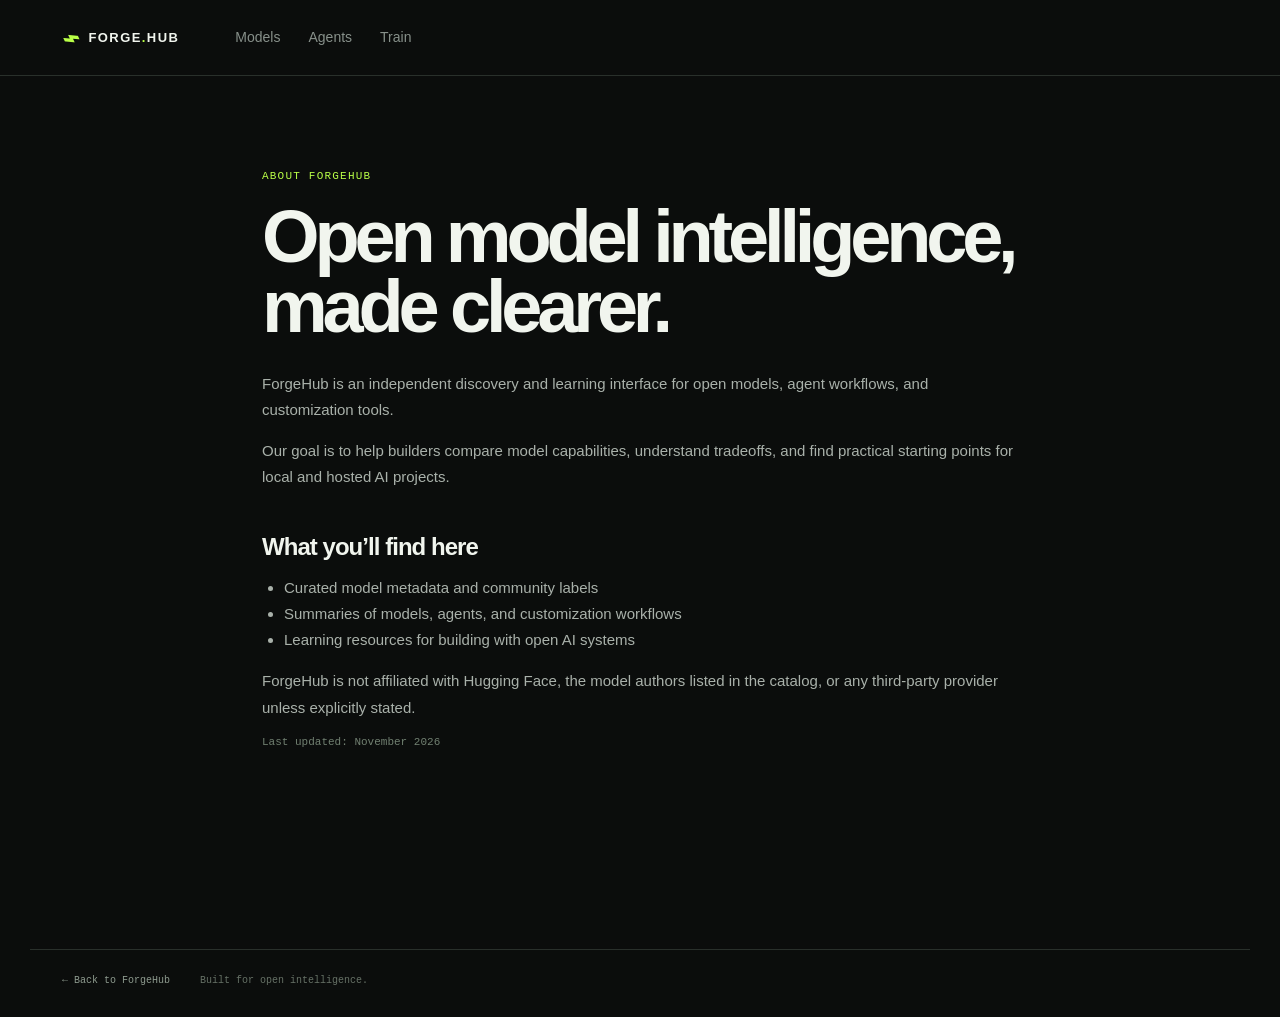
<file: about.html>
<!doctype html>
<html lang="en"><head><meta charset="UTF-8"><meta name="viewport" content="width=device-width,initial-scale=1"><title>About ForgeHub</title><link rel="stylesheet" href="styles.css"></head>
<body><header class="topbar"><a class="brand" href="index.html"><span class="brand-mark">⌁</span><span>FORGE<span class="brand-dot">.</span>HUB</span></a><nav class="main-nav"><a href="index.html#models">Models</a><a href="index.html#agents">Agents</a><a href="index.html#train">Train</a></nav></header><main class="shell legal-page"><span class="section-kicker">ABOUT FORGEHUB</span><h1>Open model intelligence, made clearer.</h1><p>ForgeHub is an independent discovery and learning interface for open models, agent workflows, and customization tools.</p><p>Our goal is to help builders compare model capabilities, understand tradeoffs, and find practical starting points for local and hosted AI projects.</p><h2>What you’ll find here</h2><ul><li>Curated model metadata and community labels</li><li>Summaries of models, agents, and customization workflows</li><li>Learning resources for building with open AI systems</li></ul><p>ForgeHub is not affiliated with Hugging Face, the model authors listed in the catalog, or any third-party provider unless explicitly stated.</p><p class="updated">Last updated: November 2026</p></main><footer class="footer shell"><a href="index.html">← Back to ForgeHub</a><span>Built for open intelligence.</span></footer></body></html>
</file>
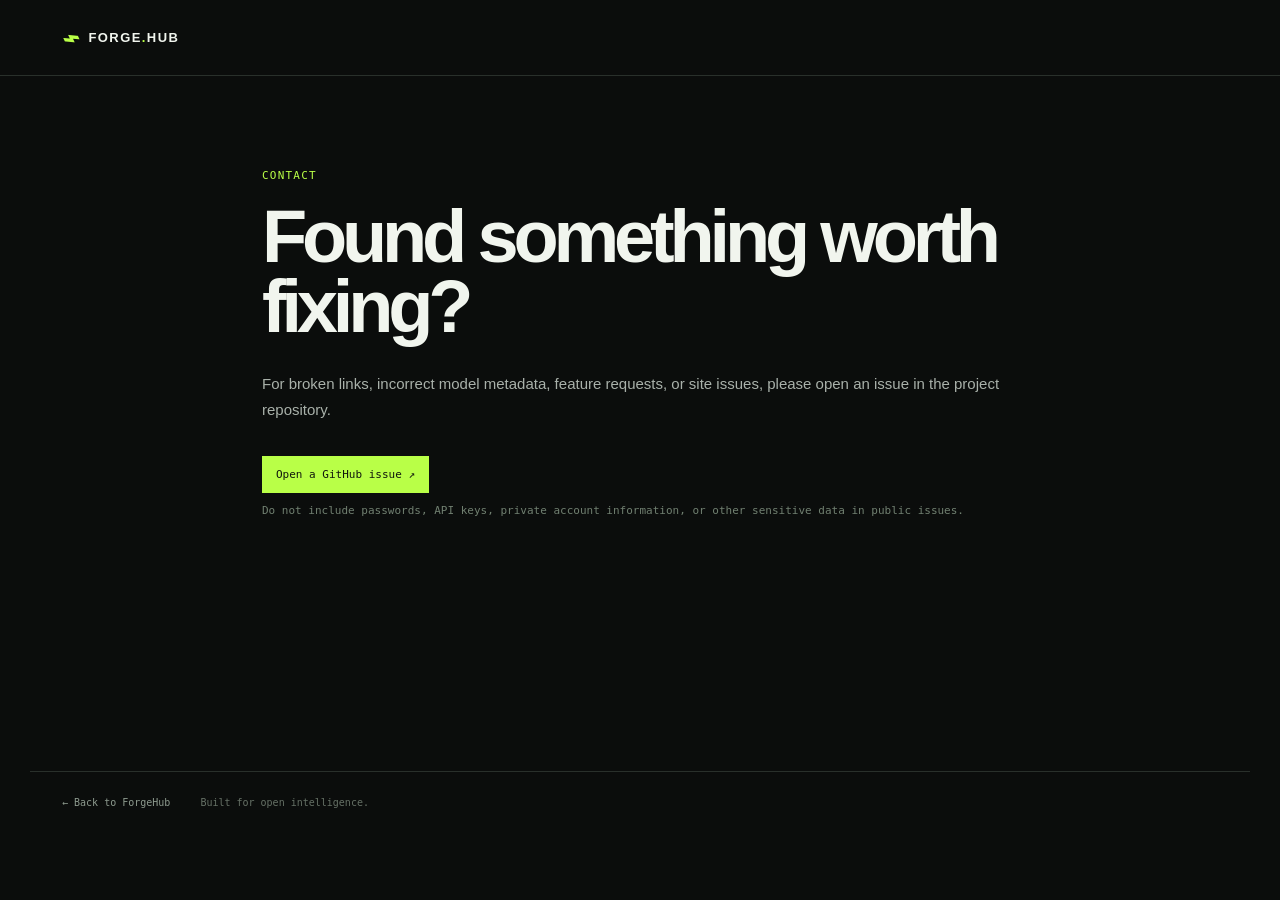
<file: contact.html>
<!doctype html>
<html lang="en"><head><meta charset="UTF-8"><meta name="viewport" content="width=device-width,initial-scale=1"><title>Contact ForgeHub</title><link rel="stylesheet" href="styles.css"></head>
<body><header class="topbar"><a class="brand" href="index.html"><span class="brand-mark">⌁</span><span>FORGE<span class="brand-dot">.</span>HUB</span></a></header><main class="shell legal-page"><span class="section-kicker">CONTACT</span><h1>Found something worth fixing?</h1><p>For broken links, incorrect model metadata, feature requests, or site issues, please open an issue in the project repository.</p><a class="lime-btn legal-button" href="https://github.com/slimlugasi1-del/slimlugasi1-del.github.io/issues" target="_blank" rel="noopener">Open a GitHub issue ↗</a><p class="small-note">Do not include passwords, API keys, private account information, or other sensitive data in public issues.</p></main><footer class="footer shell"><a href="index.html">← Back to ForgeHub</a><span>Built for open intelligence.</span></footer></body></html>
</file>
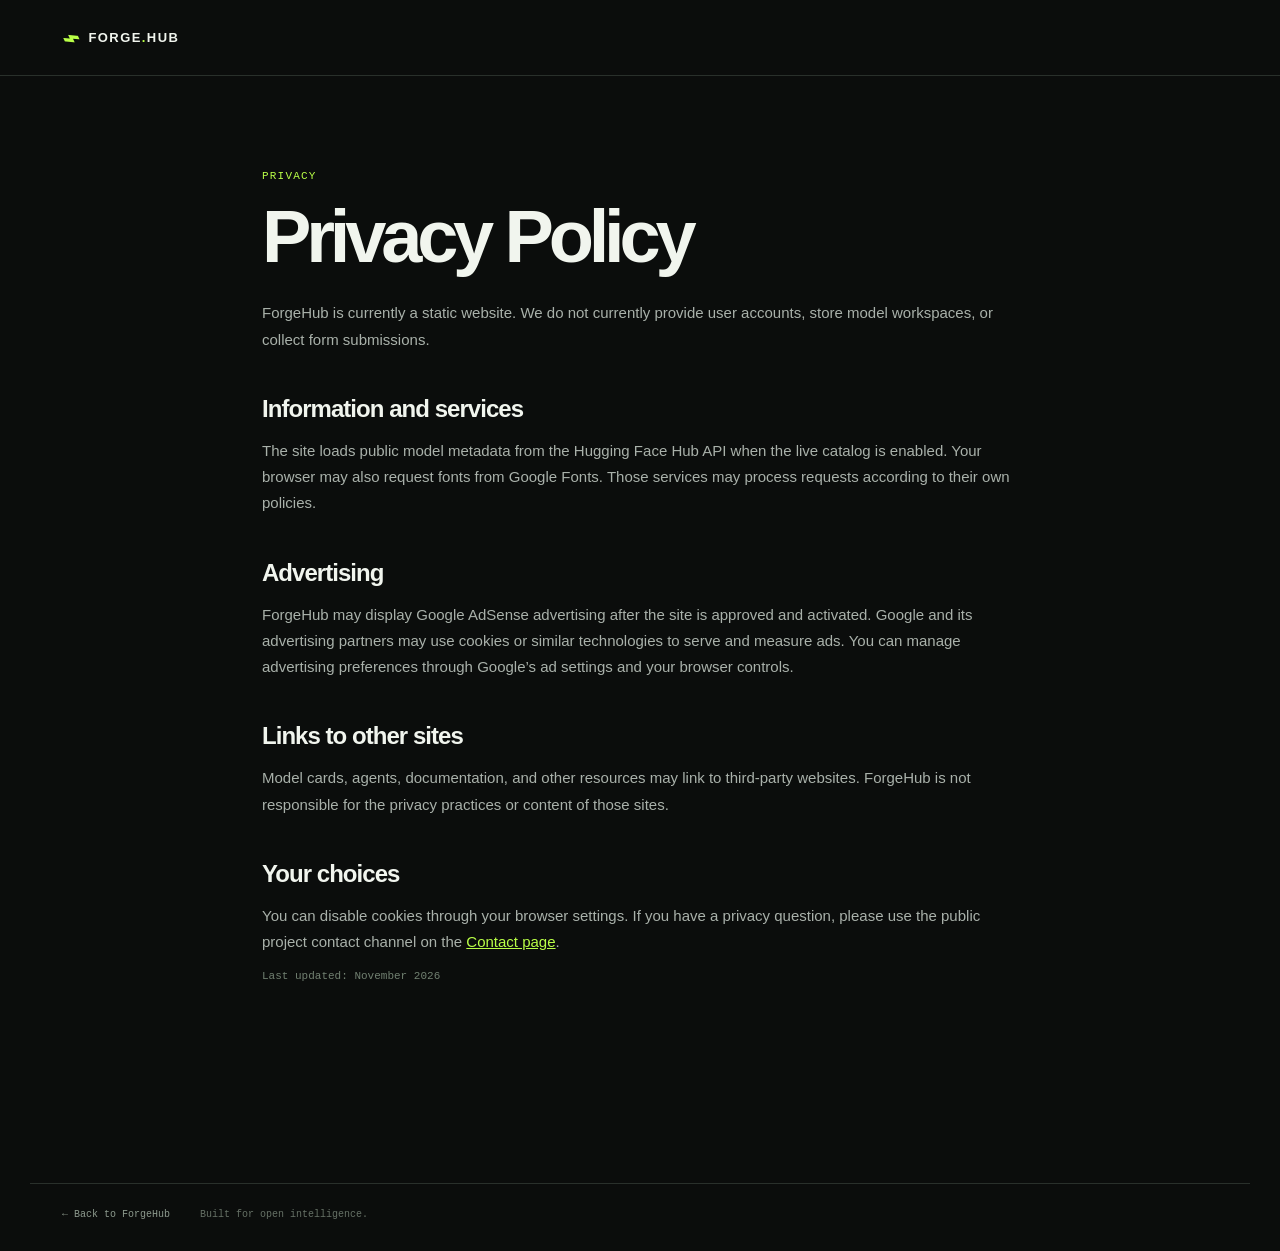
<file: privacy.html>
<!doctype html>
<html lang="en"><head><meta charset="UTF-8"><meta name="viewport" content="width=device-width,initial-scale=1"><title>Privacy Policy — ForgeHub</title><link rel="stylesheet" href="styles.css"></head>
<body><header class="topbar"><a class="brand" href="index.html"><span class="brand-mark">⌁</span><span>FORGE<span class="brand-dot">.</span>HUB</span></a></header><main class="shell legal-page"><span class="section-kicker">PRIVACY</span><h1>Privacy Policy</h1><p>ForgeHub is currently a static website. We do not currently provide user accounts, store model workspaces, or collect form submissions.</p><h2>Information and services</h2><p>The site loads public model metadata from the Hugging Face Hub API when the live catalog is enabled. Your browser may also request fonts from Google Fonts. Those services may process requests according to their own policies.</p><h2>Advertising</h2><p>ForgeHub may display Google AdSense advertising after the site is approved and activated. Google and its advertising partners may use cookies or similar technologies to serve and measure ads. You can manage advertising preferences through Google’s ad settings and your browser controls.</p><h2>Links to other sites</h2><p>Model cards, agents, documentation, and other resources may link to third-party websites. ForgeHub is not responsible for the privacy practices or content of those sites.</p><h2>Your choices</h2><p>You can disable cookies through your browser settings. If you have a privacy question, please use the public project contact channel on the <a href="contact.html">Contact page</a>.</p><p class="updated">Last updated: November 2026</p></main><footer class="footer shell"><a href="index.html">← Back to ForgeHub</a><span>Built for open intelligence.</span></footer></body></html>
</file>
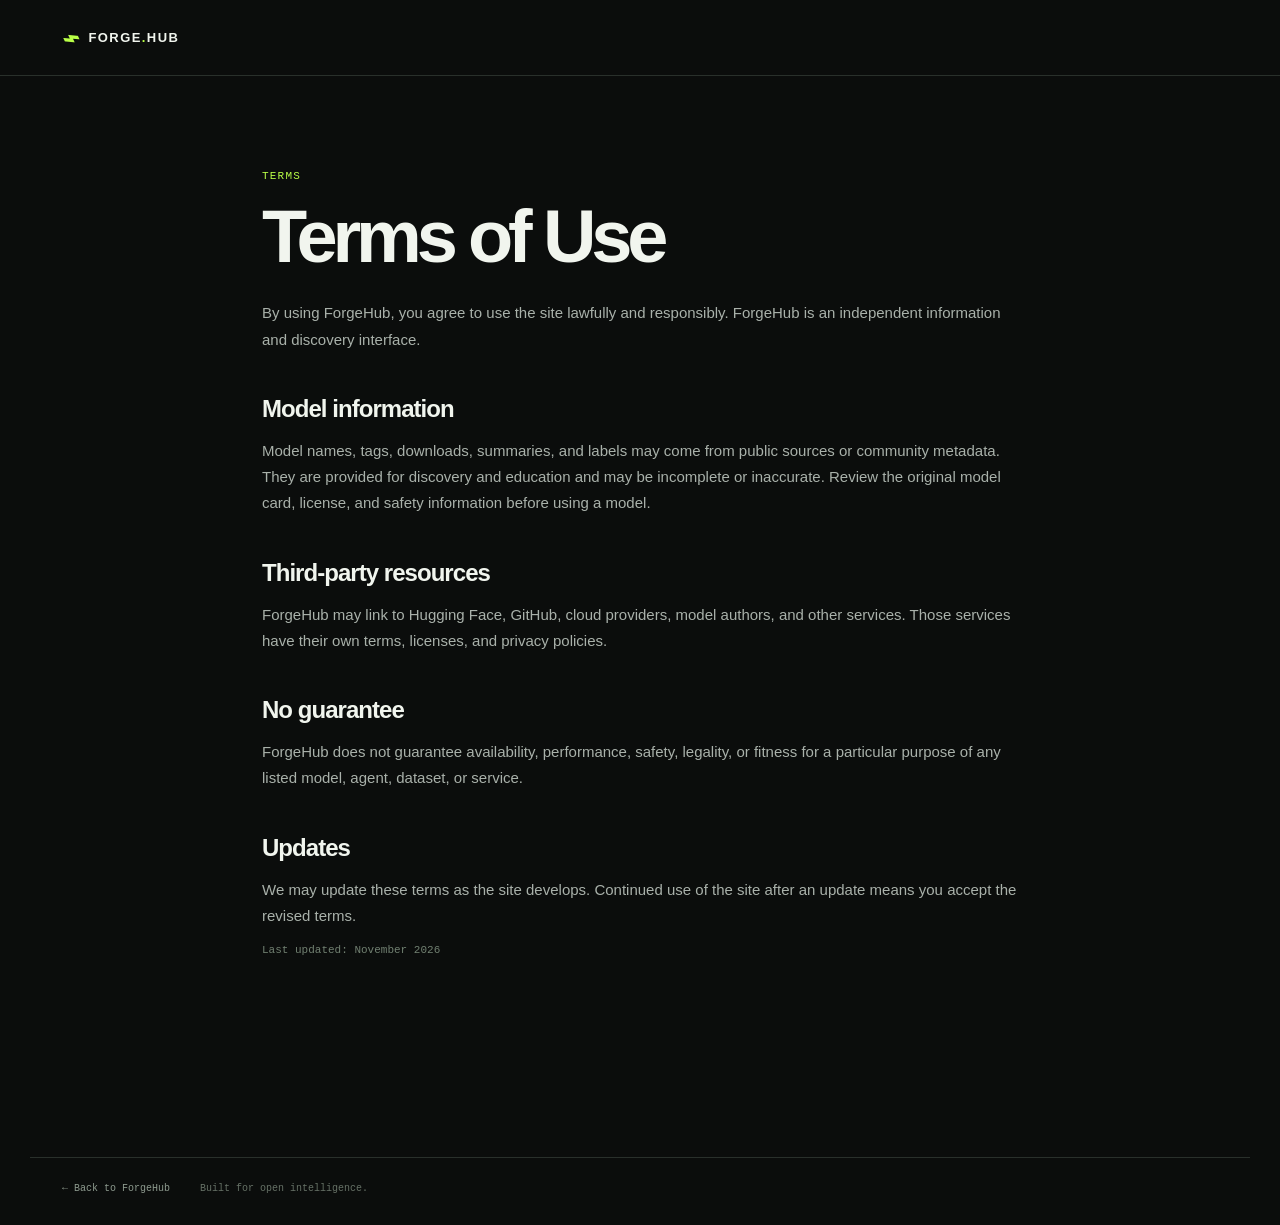
<file: terms.html>
<!doctype html>
<html lang="en"><head><meta charset="UTF-8"><meta name="viewport" content="width=device-width,initial-scale=1"><title>Terms of Use — ForgeHub</title><link rel="stylesheet" href="styles.css"></head>
<body><header class="topbar"><a class="brand" href="index.html"><span class="brand-mark">⌁</span><span>FORGE<span class="brand-dot">.</span>HUB</span></a></header><main class="shell legal-page"><span class="section-kicker">TERMS</span><h1>Terms of Use</h1><p>By using ForgeHub, you agree to use the site lawfully and responsibly. ForgeHub is an independent information and discovery interface.</p><h2>Model information</h2><p>Model names, tags, downloads, summaries, and labels may come from public sources or community metadata. They are provided for discovery and education and may be incomplete or inaccurate. Review the original model card, license, and safety information before using a model.</p><h2>Third-party resources</h2><p>ForgeHub may link to Hugging Face, GitHub, cloud providers, model authors, and other services. Those services have their own terms, licenses, and privacy policies.</p><h2>No guarantee</h2><p>ForgeHub does not guarantee availability, performance, safety, legality, or fitness for a particular purpose of any listed model, agent, dataset, or service.</p><h2>Updates</h2><p>We may update these terms as the site develops. Continued use of the site after an update means you accept the revised terms.</p><p class="updated">Last updated: November 2026</p></main><footer class="footer shell"><a href="index.html">← Back to ForgeHub</a><span>Built for open intelligence.</span></footer></body></html>
</file>
<file: styles.css>
:root{--bg:#0b0d0c;--panel:#111513;--line:#29302b;--muted:#87908a;--text:#f1f5ee;--lime:#b9ff47;--sans:'Space Grotesk',sans-serif;--mono:'DM Mono',monospace}*{box-sizing:border-box}html{scroll-behavior:smooth}body{margin:0;background:var(--bg);color:var(--text);font-family:var(--sans);font-size:14px}.noise{position:fixed;inset:0;pointer-events:none;opacity:.035;z-index:10;background-image:url("data:image/svg+xml,%3Csvg xmlns='http://www.w3.org/2000/svg' width='180' height='180'%3E%3Cfilter id='n'%3E%3CfeTurbulence type='fractalNoise' baseFrequency='.8' numOctaves='4'/%3E%3C/filter%3E%3Crect width='100%25' height='100%25' filter='url(%23n)'/%3E%3C/svg%3E")}.shell{max-width:1220px;margin:auto;padding-left:32px;padding-right:32px}.topbar{height:76px;border-bottom:1px solid var(--line);display:flex;align-items:center;padding:0 max(32px,calc((100vw - 1220px)/2 + 32px));gap:56px}.brand{color:var(--text);font-weight:700;letter-spacing:.11em;text-decoration:none;display:flex;align-items:center;gap:9px;font-size:13px}.brand-mark{color:var(--lime);font-size:27px;line-height:0;transform:rotate(-25deg);display:inline-block}.brand-dot{color:var(--lime)}.main-nav{display:flex;align-self:stretch;gap:28px}.main-nav a{color:var(--muted);text-decoration:none;display:flex;align-items:center;border-bottom:2px solid transparent}.main-nav a:hover,.main-nav a.active{color:var(--text);border-color:var(--lime)}.top-actions{margin-left:auto;display:flex;align-items:center;gap:12px}.icon-btn,.avatar{border:0;background:transparent;color:var(--muted);font-size:19px}.outline-btn,.filter-btn{border:1px solid var(--line);background:transparent;color:var(--text);padding:10px 14px;font:500 12px var(--mono);border-radius:2px}.avatar{width:30px;height:30px;border-radius:50%;background:#273027;color:var(--lime);font:11px var(--mono)}.hero{min-height:548px;display:flex;align-items:center;position:relative;overflow:hidden}.hero-copy{width:58%;padding:76px 0}.eyebrow,.section-kicker,.status-tag,.panel-head,.collection-count{font:11px var(--mono);letter-spacing:.11em;color:var(--lime)}.pulse,.live-dot{width:7px;height:7px;background:var(--lime);border-radius:50%;display:inline-block;box-shadow:0 0 12px var(--lime);margin-right:8px}.hero h1{font-size:clamp(60px,8vw,108px);letter-spacing:-.08em;line-height:.88;margin:24px 0 27px;font-weight:600}.hero h1 em{color:var(--lime);font-style:normal}.hero-lede{font-size:16px;line-height:1.6;color:#a9b1aa;max-width:470px}.hero-search{margin-top:34px;background:#151a17;border:1px solid #3b493d;height:55px;display:flex;align-items:center;padding:0 16px;max-width:540px;box-shadow:0 0 25px #92ff2412}.hero-search span{font-size:27px;color:var(--lime);margin-right:12px}.hero-search input{background:transparent;border:0;outline:0;color:var(--text);font:14px var(--mono);flex:1}.hero-search kbd{color:#69736b;font:10px var(--mono);border:1px solid var(--line);padding:5px 7px}.quick-tags{display:flex;gap:10px;align-items:center;color:#6c756e;font:11px var(--mono);margin-top:14px}.quick-tags button{border:0;background:transparent;color:#a8b7a9;padding:0;font:11px var(--mono);cursor:pointer}.quick-tags button:hover{color:var(--lime)}.hero-orbit{height:420px;width:420px;margin-left:auto;position:relative;opacity:.8}.orbit{position:absolute;border:1px solid #425341;border-radius:50%;top:50%;left:50%;transform:translate(-50%,-50%) rotate(-24deg)}.orbit-a{width:350px;height:180px}.orbit-b{width:180px;height:350px}.orbit-c{width:300px;height:300px;transform:translate(-50%,-50%) rotate(45deg);border-color:#29362a}.core{position:absolute;top:50%;left:50%;transform:translate(-50%,-50%);height:125px;width:125px;border-radius:50%;background:#182416;border:1px solid #6c9c2e;box-shadow:0 0 70px #abff3e35;display:flex;align-items:center;justify-content:center;color:var(--lime);font-size:60px;line-height:.7;flex-direction:column}.core span{font:9px var(--mono);letter-spacing:.12em;text-align:center;margin-top:10px}.orbit-label{position:absolute;color:#637263;font:9px var(--mono);letter-spacing:.08em}.label-a{top:28%;left:5%}.label-b{right:0;top:52%}.label-c{bottom:17%;left:27%}.stats-row{border-top:1px solid var(--line);border-bottom:1px solid var(--line);display:grid;grid-template-columns:repeat(3,1fr) 1.5fr;padding-top:24px;padding-bottom:24px;gap:20px}.stats-row div{display:flex;flex-direction:column;gap:5px;border-right:1px solid var(--line)}.stats-row strong{font-size:26px;letter-spacing:-.04em}.stats-row span{font:10px var(--mono);color:var(--muted);text-transform:uppercase;letter-spacing:.08em}.stats-note{align-self:center!important;border:0!important;flex-direction:row!important;justify-content:flex-end;align-items:center}.content-section,.split-section,.collections{padding-top:108px}.section-heading{display:flex;align-items:end;justify-content:space-between;margin-bottom:30px}.section-heading h2,.train-copy h2{font-size:40px;letter-spacing:-.06em;margin:11px 0 0}.text-btn{background:transparent;border:0;color:#a9b3aa;font:11px var(--mono);cursor:pointer}.text-btn:hover{color:var(--lime)}.toolbar{display:flex;justify-content:space-between;border-bottom:1px solid var(--line);margin-bottom:24px}.filter-tabs{display:flex;gap:26px}.tab{padding:0 0 15px;background:transparent;border:0;color:#6d786f;font:11px var(--mono);cursor:pointer;border-bottom:2px solid transparent}.tab b{font-weight:400;color:#465249;margin-left:4px}.tab.active,.tab:hover{color:var(--lime);border-color:var(--lime)}.filter-btn{font-size:10px;padding:7px 10px;margin-bottom:8px;color:#b9c4ba}.filter-btn span{background:var(--lime);color:#10140e;border-radius:10px;padding:2px 5px;margin-left:5px}.model-grid{display:grid;grid-template-columns:repeat(3,1fr);gap:14px}.model-card{background:var(--panel);border:1px solid var(--line);padding:20px;min-height:254px;display:flex;flex-direction:column;cursor:pointer;transition:.2s}.model-card:hover{border-color:#718b69;transform:translateY(-3px);box-shadow:0 10px 30px #0006}.model-card.hidden{display:none}.model-top,.card-top,.mini-meta,.progress-label{display:flex;align-items:center;justify-content:space-between}.model-avatar{height:43px;width:43px;display:flex;align-items:center;justify-content:center;border:1px solid #58744d;background:#1c2b1b;color:var(--lime);font-size:21px}.model-type{font:9px var(--mono);color:#68766a;text-transform:uppercase}.model-card h3{font-size:19px;margin:20px 0 7px;letter-spacing:-.03em}.model-card p,.agent-card p,.collection-card p{color:#919a92;line-height:1.5;font-size:12px;margin:0}.tag-row{display:flex;flex-wrap:wrap;gap:5px;margin-top:17px}.tag{font:9px var(--mono);padding:5px 7px;background:#1c251d;color:#a9c29b}.tag.lime{background:#273c1a;color:var(--lime)}.model-footer{margin-top:auto;padding-top:20px;display:flex;justify-content:space-between;color:#667066;font:10px var(--mono)}.model-footer span:last-child{color:#96a696}.load-more{margin:22px auto 0;display:block;background:transparent;border:1px solid var(--line);color:#a7b0a7;padding:12px 18px;font:11px var(--mono);cursor:pointer}.load-more:hover{color:var(--lime);border-color:var(--lime)}.agent-grid{display:grid;grid-template-columns:1.3fr 1fr 1fr;gap:14px}.agent-card{background:var(--panel);border:1px solid var(--line);padding:23px;min-height:270px;display:flex;flex-direction:column}.agent-primary{background:linear-gradient(130deg,#192718,#111513 65%);border-color:#526b4c}.agent-icon{font-size:27px;color:var(--lime)}.status-tag{font-size:9px}.status-tag.muted{color:#717c72}.agent-card h3{font-size:21px;margin:24px 0 8px;letter-spacing:-.04em}.agent-flow{display:flex;gap:8px;align-items:center;margin-top:20px;font:10px var(--mono);color:#a1b29d}.agent-flow span{padding:7px 8px;background:#263724}.agent-flow i{color:var(--lime);font-style:normal}.run-btn,.lime-btn{margin-top:auto;background:var(--lime);border:0;color:#11170d;padding:12px 14px;font:500 11px var(--mono);text-align:left;cursor:pointer}.run-btn span,.lime-btn span{float:right}.ghost-run{margin-top:auto;border:0;border-top:1px solid var(--line);padding:14px 0 0;background:transparent;color:var(--lime);text-align:left;font:11px var(--mono)}.mini-meta{font:9px var(--mono);color:#788579;margin-top:22px}.train-section{margin-top:112px;padding-top:72px;padding-bottom:72px;border-top:1px solid var(--line);border-bottom:1px solid var(--line);display:grid;grid-template-columns:1fr 1fr;gap:100px;align-items:center}.train-copy p{max-width:390px;color:#919a92;line-height:1.6;margin-top:23px}.train-actions{display:flex;align-items:center;gap:24px;margin-top:28px}.lime-btn{margin:0}.lab-panel{background:#131814;border:1px solid #334232;padding:21px;box-shadow:0 0 50px #9eff2810}.panel-head{display:flex;justify-content:space-between;border-bottom:1px solid var(--line);padding-bottom:17px;font-size:9px}.panel-head span:last-child{color:#788578}.lab-row{display:grid;grid-template-columns:35px 1fr auto;align-items:center;gap:12px;padding:17px 0;border-bottom:1px solid #222a23}.lab-icon{color:var(--lime);font-size:20px}.lab-row strong,.lab-row small{display:block}.lab-row strong{font-size:12px}.lab-row small{color:#718071;font:10px var(--mono);margin-top:5px}.row-value{color:#acb6aa;font:10px var(--mono)}.lime-text{color:var(--lime)}.progress-wrap{padding-top:22px}.progress-label{color:#718071;font:10px var(--mono);margin-bottom:8px}.progress{height:4px;background:#273027}.progress i{display:block;width:68%;height:100%;background:var(--lime);box-shadow:0 0 10px var(--lime)}.collection-grid{display:grid;grid-template-columns:repeat(3,1fr);gap:14px}.collection-card{border-top:1px solid #4a5948;padding:22px 0 0;min-height:180px}.collection-number{font:10px var(--mono);color:var(--lime)}.collection-card h3{font-size:20px;margin:26px 0 8px;letter-spacing:-.04em}.collection-count{display:block;margin-top:22px;font-size:9px}.footer{border-top:1px solid var(--line);margin-top:110px;padding-top:25px;padding-bottom:30px;display:flex;align-items:center;gap:30px;color:#667166;font:10px var(--mono)}.footer>div{margin-left:auto;display:flex;gap:20px}.footer a{color:#8d9a8e;text-decoration:none}.footer a:hover{color:var(--lime)}.toast{position:fixed;bottom:24px;right:24px;padding:13px 17px;background:var(--lime);color:#12190e;font:11px var(--mono);transform:translateY(80px);transition:.25s;z-index:20}.toast.show{transform:translateY(0)}dialog{background:#121713;color:var(--text);border:1px solid #647a5b;width:min(520px,calc(100% - 30px));padding:32px;box-shadow:0 0 100px #000}.dialog-close{position:absolute;right:16px;top:10px;background:transparent;border:0;color:#a6b0a5;font-size:25px;cursor:pointer}dialog::backdrop{background:#050805bb}.dialog-heading{display:flex;align-items:center;gap:14px}.dialog-heading .model-avatar{flex-shrink:0}.dialog-content p{color:#a3ada4;line-height:1.6}.dialog-meta{display:grid;grid-template-columns:1fr 1fr;gap:10px;margin:24px 0}.dialog-meta div{padding:13px;background:#1a211a;font:10px var(--mono);color:#809080}.dialog-meta strong{display:block;color:var(--text);font-size:13px;margin-top:5px}@media(max-width:800px){.topbar{padding:0 18px;gap:20px}.main-nav{gap:13px;font-size:12px}.top-actions .icon-btn,.outline-btn{display:none}.shell{padding-left:18px;padding-right:18px}.hero{min-height:650px}.hero-copy{width:100%;padding-top:80px;z-index:1}.hero-orbit{position:absolute;right:-170px;top:215px;opacity:.35}.hero h1{font-size:64px}.stats-row{grid-template-columns:repeat(2,1fr);gap:18px}.stats-row div{border:0}.stats-note{justify-content:flex-start!important;grid-column:span 2}.model-grid,.agent-grid,.collection-grid{grid-template-columns:1fr}.train-section{grid-template-columns:1fr;gap:35px;padding-top:55px}.content-section,.split-section,.collections{padding-top:70px}.filter-tabs{gap:15px;overflow:auto}.tab{white-space:nowrap}.toolbar{align-items:start}.filter-btn{flex-shrink:0}.footer{flex-wrap:wrap;margin-top:70px}.footer>div{margin-left:0;width:100%}}@media(max-width:480px){.main-nav a:nth-child(n+3){display:none}.hero h1{font-size:57px}.section-heading h2,.train-copy h2{font-size:32px}.hero-search kbd{display:none}.stats-row strong{font-size:22px}}
 .legal-page{max-width:820px;padding-top:90px;padding-bottom:80px;min-height:65vh}.legal-page h1{font-size:clamp(42px,7vw,74px);letter-spacing:-.07em;line-height:.95;margin:20px 0 28px}.legal-page h2{font-size:24px;letter-spacing:-.04em;margin:42px 0 10px}.legal-page p,.legal-page li{color:#a9b1aa;line-height:1.75;font-size:15px}.legal-page ul{padding-left:22px}.legal-page a:not(.lime-btn){color:var(--lime)}.updated,.small-note{font:11px var(--mono)!important;color:#718071!important}.legal-button{display:inline-block;text-decoration:none;margin-top:18px}
</file>
